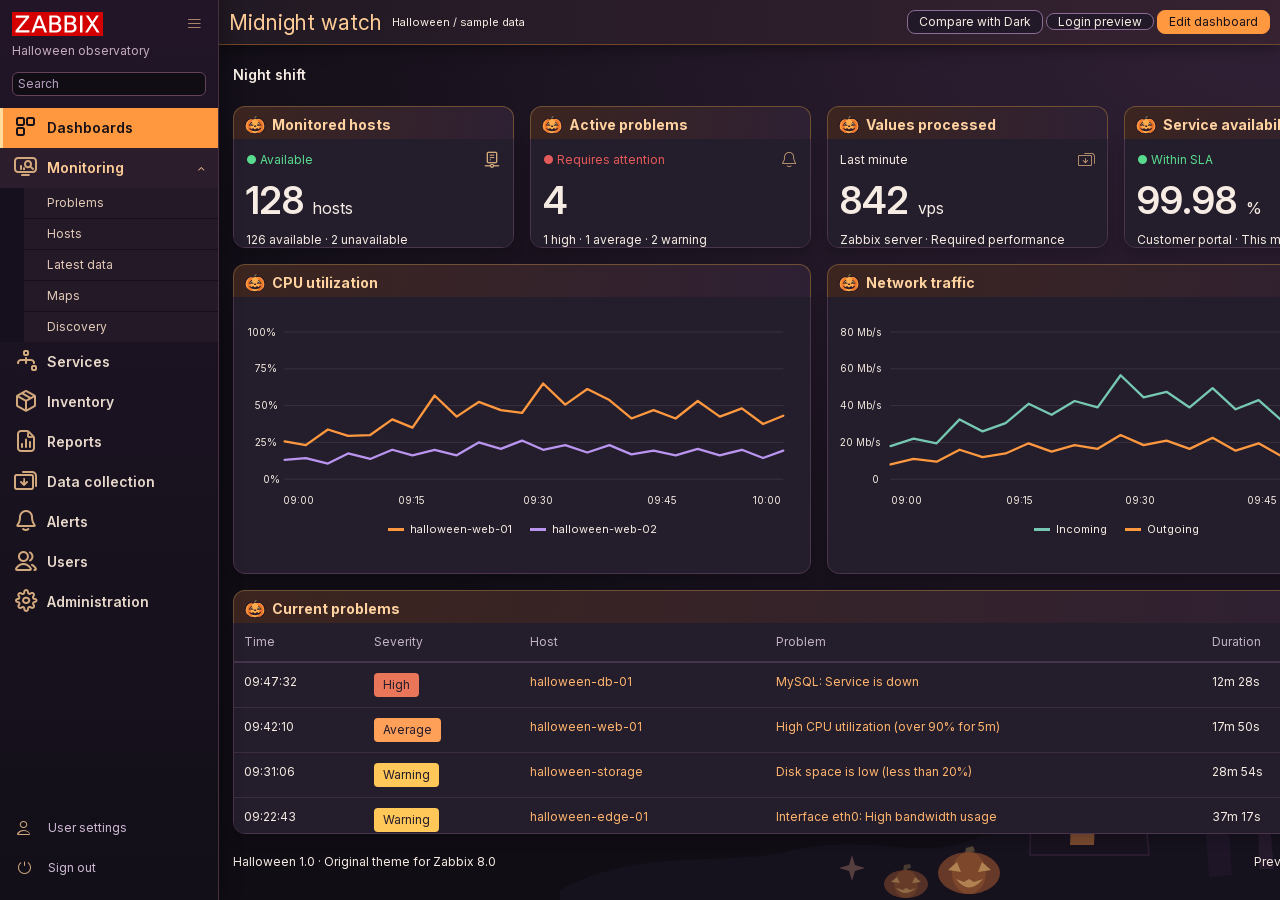
<file: preview/index.html>
<!doctype html>
<html lang="en" theme="halloween-theme">
<head>
<meta charset="utf-8"><meta name="viewport" content="width=device-width,initial-scale=1">
<title>Halloween — Zabbix 8.0 theme preview</title>
<link id="theme" rel="stylesheet" href="assets/styles/halloween-theme.css">
<style>
/* Preview-only sample layout. Colors and component chrome come from the theme. */
.sidebar{width:218px;max-width:218px}.sidebar .server-name{width:auto}.sidebar .form-search input{width:100%}
.sidebar-nav nav{overflow:auto}.preview-note{font-size:11px;line-height:1.7;padding:16px;color:inherit}
.preview-toolbar{display:flex;align-items:center;gap:8px;margin:8px 4px 15px}.preview-toolbar .spacer{flex:1}
.demo-grid{display:grid;grid-template-columns:repeat(4,minmax(0,1fr));gap:8px}
.demo-widget{position:relative;min-width:0;height:150px}.demo-widget.wide{grid-column:span 2;height:318px}.demo-widget.full{grid-column:1/-1;height:252px}
.demo-page,.demo-widget{border:0;background:transparent;margin:0!important}
.demo-widget .dashboard-grid-widget-contents{padding:12px}.demo-widget.full .dashboard-grid-widget-contents{padding:0}
.demo-value{font-size:38px;font-weight:600;line-height:1.3;margin:7px 0}.demo-value small{font-size:16px;font-weight:400}
.demo-caption{font-size:12px;margin-top:5px}.demo-label{display:flex;justify-content:space-between;align-items:center}
.demo-chart{width:100%;height:207px}.demo-chart text{font-family:inherit;font-size:11px;fill:currentColor}.demo-legend{display:flex;gap:18px;justify-content:center;font-size:11px}
.demo-legend span::before{content:'';display:inline-block;width:16px;height:3px;background:var(--series);margin-right:6px;vertical-align:middle}
.table-demo{width:100%;table-layout:auto}.table-demo td,.table-demo th{padding:10px}.table-demo th{text-align:left}
.demo-chart .grid{stroke:currentColor;opacity:.10}.demo-chart .series{fill:none;stroke-width:2.5;stroke-linejoin:round;stroke-linecap:round}
.demo-severity{display:inline-block;padding:3px 9px;border-radius:4px;color:#241c2c}
.demo-filter{display:flex;gap:20px;align-items:end;padding:22px;margin-bottom:16px}.demo-filter label{display:flex;flex-direction:column;gap:7px}
.demo-filter input{width:220px}.demo-page[hidden]{display:none}.demo-problems{padding:4px}.demo-hosts{margin-top:18px}
.demo-status{display:inline-block;margin-left:8px}.demo-content-footer{padding:16px 4px;display:flex;justify-content:space-between}
.demo-toolbar-title{font-size:14px;font-weight:600}.demo-version{font-size:11px;margin-left:10px}
.demo-modal{position:fixed;inset:0;display:grid;place-items:center;background:#06050bcc;z-index:2000}.demo-modal[hidden]{display:none}
.demo-modal .overlay-dialogue{position:relative;inset:auto;transform:none;width:440px;padding:24px}.demo-modal h2{margin-bottom:18px}
.demo-modal label{display:block;margin:14px 0}.demo-modal input[type="text"]{display:block;width:100%;margin-top:7px}.demo-modal footer{min-width:0;margin-top:22px;display:flex;justify-content:flex-end;gap:8px}
</style>
</head>
<body>
<aside class="sidebar" aria-label="Main navigation">
  <div class="sidebar-header"><a class="logo" href="index.html" aria-label="Zabbix"><div class="zabbix-logo-sidebar"></div></a><div class="sidebar-header-buttons"><button class="btn-icon zi-menu" aria-label="Toggle navigation" id="collapse"></button></div></div>
  <div class="server-name">Halloween observatory</div>
  <form class="form-search" role="search"><input class="search" type="search" placeholder="Search" aria-label="Search preview hosts"></form>
  <div class="sidebar-nav">
    <nav><ul class="menu-main">
      <li class="is-selected" id="dashboard-nav"><a href="#dashboard" class="zi-dashboards" data-page="dashboard">Dashboards</a></li>
      <li class="has-submenu is-expanded"><a href="#problems" class="zi-monitoring" data-page="problems">Monitoring</a><ul class="submenu">
        <li id="problems-nav"><a href="#problems" data-page="problems">Problems</a></li><li><a href="#hosts" data-page="problems">Hosts</a></li><li><a href="#latest-data" data-page="dashboard">Latest data</a></li><li><a href="#maps" data-page="dashboard">Maps</a></li><li><a href="#discovery" data-page="problems">Discovery</a></li>
      </ul></li>
      <li><a href="#services" class="zi-services" data-page="dashboard">Services</a></li><li><a href="#inventory" class="zi-inventory" data-page="problems">Inventory</a></li>
      <li><a href="#reports" class="zi-reports" data-page="dashboard">Reports</a></li><li><a href="#collection" class="zi-data-collection" data-page="problems">Data collection</a></li>
      <li><a href="#alerts" class="zi-alerts" data-page="problems">Alerts</a></li><li><a href="#users" class="zi-users" id="user-settings">Users</a></li><li><a href="#administration" class="zi-administration" id="admin-settings">Administration</a></li>
    </ul></nav>
    <nav class="nav-user"><ul class="menu-user"><li><a href="#profile" class="zi-user-settings" id="profile">User settings</a></li><li><a href="login.html" class="zi-sign-out">Sign out</a></li></ul></nav>
  </div>
</aside>
<header><div class="header-title"><h1 id="page-title">Midnight watch</h1><span class="demo-version">Halloween / sample data</span><div class="header-controls"><button class="btn-grey" id="theme-toggle">Compare with Dark</button> <a class="btn-grey" href="login.html">Login preview</a> <button id="edit" type="button">Edit dashboard</button></div></div></header>
<div class="wrapper"><main>
<section id="dashboard" class="demo-page">
<div class="preview-toolbar"><span class="demo-toolbar-title">Night shift</span><span class="spacer"></span><button class="btn-grey" id="period">Last 1 hour</button><button class="btn-icon zi-reload" id="refresh" aria-label="Refresh sample values"></button></div>
<div class="demo-grid">
  <section class="demo-widget"><div class="dashboard-grid-widget-container"><div class="dashboard-grid-widget-header"><h4>Monitored hosts</h4></div><div class="dashboard-grid-widget-contents"><div class="demo-label"><span class="green">● Available</span><span class="zi-server icon"></span></div><div class="demo-value">128 <small>hosts</small></div><div class="demo-caption">126 available · 2 unavailable</div></div></div></section>
  <section class="demo-widget"><div class="dashboard-grid-widget-container"><div class="dashboard-grid-widget-header"><h4>Active problems</h4></div><div class="dashboard-grid-widget-contents"><div class="demo-label"><span class="red">● Requires attention</span><span class="zi-alerts icon"></span></div><div class="demo-value">4</div><div class="demo-caption">1 high · 1 average · 2 warning</div></div></div></section>
  <section class="demo-widget"><div class="dashboard-grid-widget-container"><div class="dashboard-grid-widget-header"><h4>Values processed</h4></div><div class="dashboard-grid-widget-contents"><div class="demo-label"><span>Last minute</span><span class="zi-data-collection icon"></span></div><div class="demo-value" id="values">842 <small>vps</small></div><div class="demo-caption">Zabbix server · Required performance</div></div></div></section>
  <section class="demo-widget"><div class="dashboard-grid-widget-container"><div class="dashboard-grid-widget-header"><h4>Service availability</h4></div><div class="dashboard-grid-widget-contents"><div class="demo-label"><span class="green">● Within SLA</span><span class="zi-services icon"></span></div><div class="demo-value">99.98 <small>%</small></div><div class="demo-caption">Customer portal · This month</div></div></div></section>
  <section class="demo-widget wide"><div class="dashboard-grid-widget-container"><div class="dashboard-grid-widget-header"><h4>CPU utilization</h4></div><div class="dashboard-grid-widget-contents"><svg class="demo-chart" viewBox="0 0 600 215" role="img" aria-label="Sample CPU utilization for two hosts during the last hour"><g class="grid"><path d="M42 20H584M42 60H584M42 100H584M42 140H584M42 180H584"/></g><g><text x="2" y="24">100%</text><text x="10" y="64">75%</text><text x="10" y="104">50%</text><text x="10" y="144">25%</text><text x="18" y="184">0%</text><text x="40" y="207">09:00</text><text x="165" y="207">09:15</text><text x="301" y="207">09:30</text><text x="436" y="207">09:45</text><text x="551" y="207">10:00</text></g><path d="M42 139 65 143 89 126 111 133 135 132 159 115 181 124 205 89 229 112 253 96 277 105 300 108 323 76 347 99 371 82 395 94 419 114 443 105 467 114 491 95 515 112 539 103 562 120 584 111" class="series" stroke="#ff983e"/><path d="M42 159 65 157 89 163 111 152 135 158 159 148 181 154 205 148 229 154 253 140 277 147 300 138 323 148 347 143 371 151 395 143 419 153 443 149 467 154 491 147 515 154 539 148 562 157 584 149" class="series" stroke="#b995f0"/></svg><div class="demo-legend"><span style="--series:#ff983e">halloween-web-01</span><span style="--series:#b995f0">halloween-web-02</span></div></div></div></section>
  <section class="demo-widget wide"><div class="dashboard-grid-widget-container"><div class="dashboard-grid-widget-header"><h4>Network traffic</h4></div><div class="dashboard-grid-widget-contents"><svg class="demo-chart" viewBox="0 0 600 215" role="img" aria-label="Sample incoming and outgoing network traffic"><g class="grid"><path d="M55 20H584M55 60H584M55 100H584M55 140H584M55 180H584"/></g><g><text x="0" y="24">80 Mb/s</text><text x="0" y="64">60 Mb/s</text><text x="0" y="104">40 Mb/s</text><text x="0" y="144">20 Mb/s</text><text x="35" y="184">0</text><text x="55" y="207">09:00</text><text x="180" y="207">09:15</text><text x="310" y="207">09:30</text><text x="442" y="207">09:45</text><text x="551" y="207">10:00</text></g><path d="M55 144 80 136 105 141 130 115 155 128 180 119 205 98 230 110 255 95 280 102 305 67 330 91 355 85 380 102 405 81 430 104 455 94 480 116 505 103 530 121 555 108 584 119" class="series" stroke="#76c8b3"/><path d="M55 164 80 158 105 161 130 148 155 156 180 152 205 141 230 150 255 143 280 147 305 132 330 143 355 138 380 147 405 135 430 149 455 141 480 155 505 149 530 158 555 150 584 154" class="series" stroke="#ff983e"/></svg><div class="demo-legend"><span style="--series:#76c8b3">Incoming</span><span style="--series:#ff983e">Outgoing</span></div></div></div></section>
  <section class="demo-widget full"><div class="dashboard-grid-widget-container"><div class="dashboard-grid-widget-header"><h4>Current problems</h4></div><div class="dashboard-grid-widget-contents"><table class="list-table table-demo"><thead><tr><th>Time</th><th>Severity</th><th>Host</th><th>Problem</th><th>Duration</th><th>Ack</th></tr></thead><tbody id="dashboard-problems"></tbody></table></div></div></section>
</div>
</section>
<section id="problems" class="demo-page demo-problems" hidden>
<div class="preview-toolbar"><span class="demo-toolbar-title">Recent problems</span><span class="spacer"></span><label><input type="checkbox" id="show-ack"> Show acknowledged</label></div>
<form class="filter-container demo-filter" id="filter"><label>Host<input id="host-filter" type="text" placeholder="Filter by host name"></label><label>Problem<input id="problem-filter" type="text" placeholder="Filter by problem"></label><button type="submit">Apply</button><button class="btn-grey" type="reset">Reset</button></form>
<table class="list-table table-demo"><thead><tr><th><input type="checkbox" aria-label="Select all problems" id="select-all"></th><th>Time</th><th>Severity</th><th>Host</th><th>Problem</th><th>Duration</th><th>Ack</th></tr></thead><tbody id="problem-table"></tbody></table>
<div class="demo-content-footer"><button class="btn-grey" id="acknowledge" disabled>Acknowledge selected</button><span id="result-count">4 problems</span></div>
<div class="demo-hosts"><h2>Severity colors</h2><p style="margin-top:16px">Monitoring status colors remain distinct from the orange interface.</p><div style="display:flex;gap:12px;margin-top:18px" id="severity-swatches"></div></div>
</section>
<div class="demo-content-footer"><span>Halloween 1.0 · Original theme for Zabbix 8.0</span><span id="preview-status" role="status">Preview with sample data</span></div>
</main></div>
<div class="demo-modal" id="modal" hidden><section class="overlay-dialogue" role="dialog" aria-modal="true" aria-labelledby="modal-title"><h2 id="modal-title">Dashboard properties</h2><label for="dashboard-name">Name<input id="dashboard-name" type="text" value="Midnight watch"></label><div><input class="checkbox-radio" type="checkbox" checked id="auto-start"><label for="auto-start"><span></span>Auto-start slideshow</label></div><footer><button class="btn-grey" id="cancel">Cancel</button><button id="save">Save preview</button></footer></section></div>
<script>
const rows = [
 {time:'09:47:32',level:4,host:'halloween-db-01',problem:'MySQL: Service is down',duration:'12m 28s'},
 {time:'09:42:10',level:3,host:'halloween-web-01',problem:'High CPU utilization (over 90% for 5m)',duration:'17m 50s'},
 {time:'09:31:06',level:2,host:'halloween-storage',problem:'Disk space is low (less than 20%)',duration:'28m 54s'},
 {time:'09:22:43',level:2,host:'halloween-edge-01',problem:'Interface eth0: High bandwidth usage',duration:'37m 17s'}
];
const levels=['Not classified','Information','Warning','Average','High','Disaster'];
const colors=['#97aab3','#7499ff','#ffc859','#ffa059','#e97659','#e45959'];
let currentPage='dashboard', baseline=false,previousFocus=null;
function severity(level){return `<span class="demo-severity" style="background:${colors[level]}">${levels[level]}</span>`}
function cells(r){return `<td>${r.time}</td><td>${severity(r.level)}</td><td><a href="#host" data-sample-host>${r.host}</a></td><td><a href="#problem" data-sample-host>${r.problem}</a></td><td>${r.duration}</td><td>${r.ack?'Yes':'No'}</td>`}
function draw(){
 document.getElementById('dashboard-problems').innerHTML=rows.filter(r=>!r.ack).map(r=>`<tr>${cells(r)}</tr>`).join('');
 const host=document.getElementById('host-filter').value.toLowerCase(),problem=document.getElementById('problem-filter').value.toLowerCase();
 const filtered=rows.filter(r=>(!r.ack||document.getElementById('show-ack').checked)&&r.host.includes(host)&&r.problem.toLowerCase().includes(problem));
 document.getElementById('problem-table').innerHTML=filtered.map(r=>`<tr><td><input type="checkbox" class="row-select" data-index="${rows.indexOf(r)}" aria-label="Select problem on ${r.host}"></td>${cells(r)}</tr>`).join('');
 document.getElementById('result-count').textContent=filtered.length+' problems';
 document.getElementById('acknowledge').disabled=true;document.getElementById('select-all').checked=false;
}
function show(page){currentPage=page;document.querySelectorAll('.demo-page').forEach(s=>s.hidden=s.id!==page);document.getElementById('page-title').textContent=page==='dashboard'?document.getElementById('dashboard-name').value:'Problems';document.getElementById('edit').hidden=page!=='dashboard';document.getElementById('dashboard-nav').classList.toggle('is-selected',page==='dashboard');document.getElementById('problems-nav').classList.toggle('is-selected',page==='problems');}
document.querySelectorAll('[data-page]').forEach(a=>a.addEventListener('click',e=>{e.preventDefault();show(a.dataset.page)}));
document.getElementById('theme-toggle').onclick=()=>{baseline=!baseline;document.getElementById('theme').href='assets/styles/'+(baseline?'dark-theme':'halloween-theme')+'.css';document.documentElement.setAttribute('theme',baseline?'dark-theme':'halloween-theme');document.getElementById('theme-toggle').textContent=baseline?'Return to Halloween':'Compare with Dark'};
document.getElementById('filter').onsubmit=e=>{e.preventDefault();draw()};document.getElementById('filter').onreset=()=>setTimeout(draw,0);document.getElementById('show-ack').onchange=draw;
document.getElementById('select-all').onchange=e=>{document.querySelectorAll('.row-select').forEach(c=>c.checked=e.target.checked);document.getElementById('acknowledge').disabled=!e.target.checked};
document.getElementById('problem-table').onchange=()=>document.getElementById('acknowledge').disabled=!document.querySelector('.row-select:checked');
document.getElementById('acknowledge').onclick=()=>{document.querySelectorAll('.row-select:checked').forEach(c=>rows[Number(c.dataset.index)].ack=true);draw();document.getElementById('preview-status').textContent='Sample problems acknowledged in this preview only'};
document.querySelector('.form-search').onsubmit=e=>{e.preventDefault();document.getElementById('host-filter').value=e.target.querySelector('input').value;show('problems');draw()};
document.getElementById('refresh').onclick=()=>{document.getElementById('values').innerHTML='846 <small>vps</small>';document.getElementById('preview-status').textContent='Sample values refreshed'};
document.getElementById('period').onclick=e=>{e.target.textContent=e.target.textContent==='Last 1 hour'?'09:00–10:00 (sample)':'Last 1 hour'};
function openModal(){previousFocus=document.activeElement;document.getElementById('modal').hidden=false;document.getElementById('dashboard-name').focus()}
function closeModal(){document.getElementById('modal').hidden=true;previousFocus?.focus()}
['edit','profile','user-settings','admin-settings'].forEach(id=>document.getElementById(id).onclick=e=>{e.preventDefault();openModal()});document.getElementById('cancel').onclick=closeModal;document.getElementById('save').onclick=()=>{show(currentPage);closeModal()};
document.addEventListener('keydown',e=>{if(document.getElementById('modal').hidden)return;if(e.key==='Escape')closeModal();if(e.key==='Tab'){const nodes=[...document.querySelectorAll('#modal input,#modal button')];if(e.shiftKey&&document.activeElement===nodes[0]){e.preventDefault();nodes.at(-1).focus()}else if(!e.shiftKey&&document.activeElement===nodes.at(-1)){e.preventDefault();nodes[0].focus()}}});
document.getElementById('collapse').onclick=()=>document.querySelector('.sidebar').classList.toggle('is-compact');
document.addEventListener('click',e=>{if(e.target.closest('[data-sample-host]')){e.preventDefault();document.getElementById('preview-status').textContent='Sample data — no live Zabbix server is connected'}});
document.getElementById('severity-swatches').innerHTML=levels.map((_,i)=>severity(i)).join('');draw();if(location.hash==='#problems')show('problems');
</script>
</body></html>
</file>
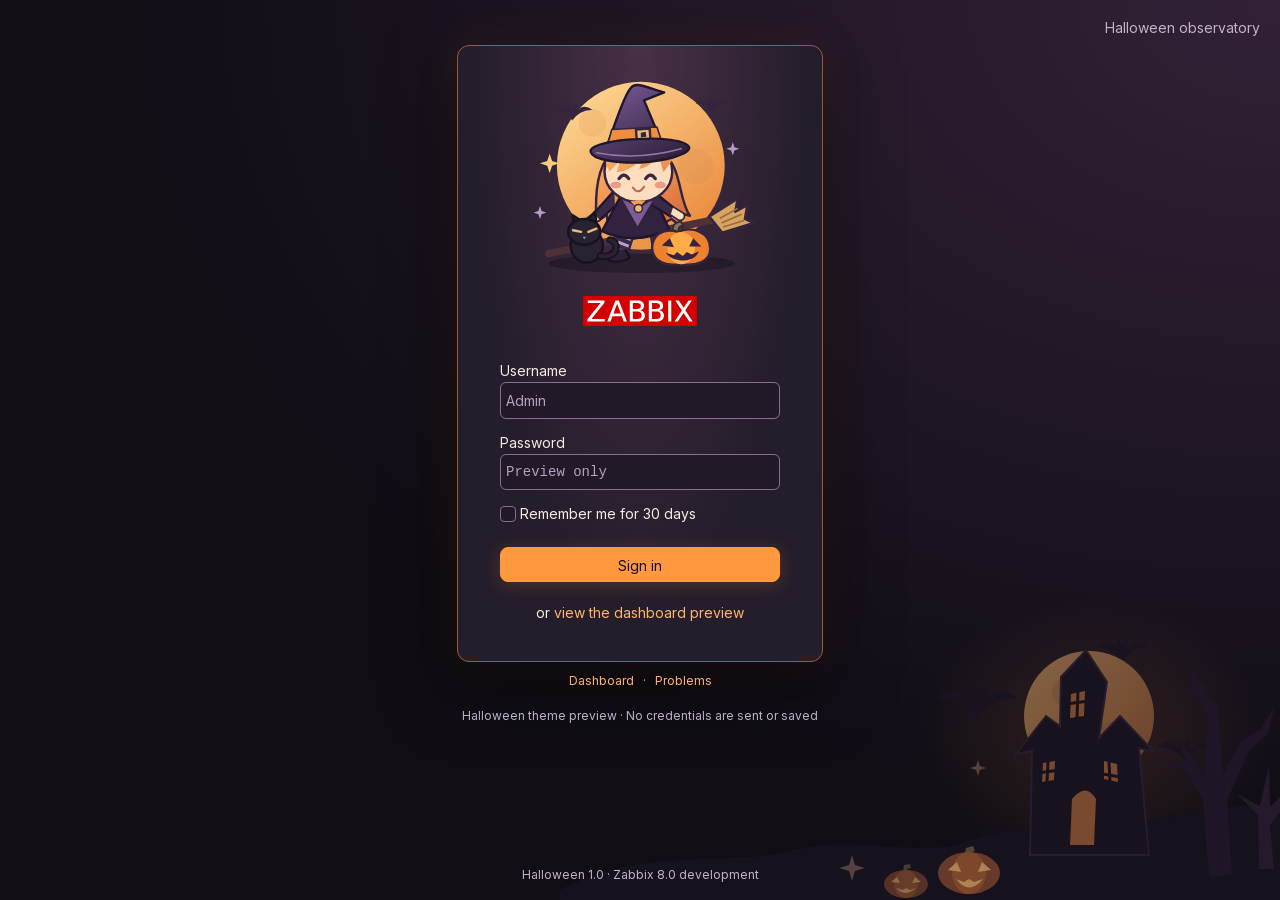
<file: preview/login.html>
<!doctype html>
<html lang="en" theme="halloween-theme"><head><meta charset="utf-8"><meta name="viewport" content="width=device-width,initial-scale=1"><title>Halloween — Login preview</title><link rel="stylesheet" href="assets/styles/halloween-theme.css">
<style>
/* Match the standalone login layout, while retaining upstream sign-in components. */
body{display:block;overflow:auto}.layout-wrapper{display:flex;flex-direction:column;min-height:100vh}.layout-wrapper main{min-inline-size:0;flex:1}.layout-wrapper footer{min-width:0;text-align:center;padding:18px}.signin-container{margin-top:35px}.server-name{text-align:center;margin-top:30px;font-size:14px;color:#bdb1c6}.preview-caption{text-align:center;margin:18px;color:#bdb1c6}
@media(max-width:440px){.signin-container{box-sizing:border-box;width:calc(100% - 24px);padding:24px}.server-name{margin-top:16px}}
</style></head><body><div class="layout-wrapper"><main>
<div class="server-name">Halloween observatory</div>
<div class="signin-container"><div class="signin-logo"><div class="zabbix-logo" role="img" aria-label="Zabbix"></div></div>
<form aria-label="Sign in preview" id="login"><ul><li><label for="name">Username</label><input id="name" type="text" placeholder="Admin" autocomplete="off"></li><li><label for="password">Password</label><input id="password" type="password" placeholder="Preview only" autocomplete="off"></li><li><input class="checkbox-radio" id="autologin" type="checkbox"><label for="autologin"><span></span>Remember me for 30 days</label></li><li><button type="submit">Sign in</button></li><li class="sign-in-txt">or <a href="index.html">view the dashboard preview</a></li></ul></form>
</div><div class="signin-links"><a href="index.html">Dashboard</a> &nbsp; · &nbsp; <a href="index.html#problems">Problems</a></div><p class="preview-caption">Halloween theme preview · No credentials are sent or saved</p>
</main><footer>Halloween 1.0 · Zabbix 8.0 development</footer></div>
<script>document.getElementById('login').onsubmit=e=>{e.preventDefault();location.href='index.html'};</script></body></html>
</file>
